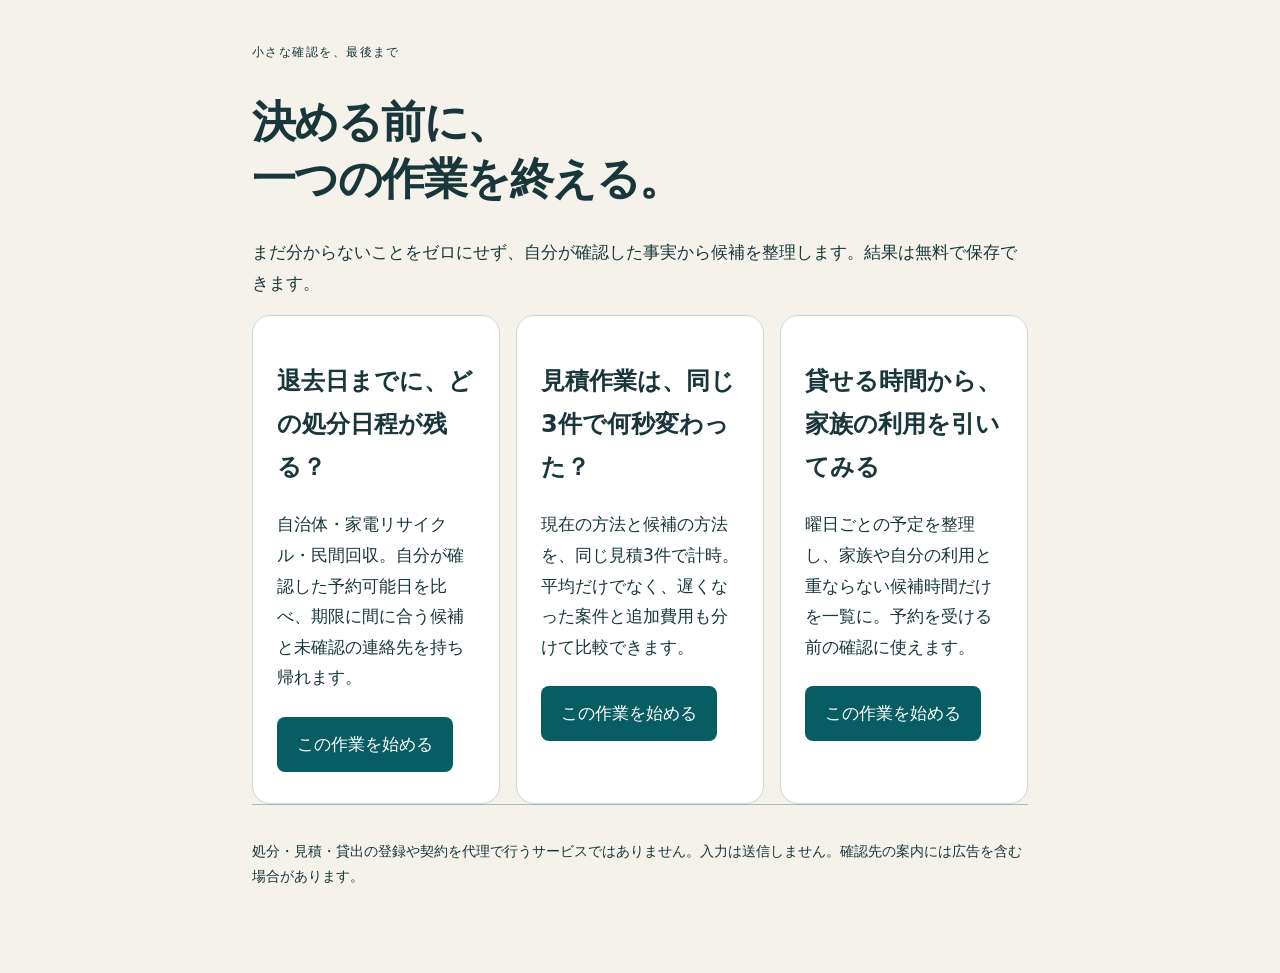
<file: index.html>
<!doctype html><html lang="ja"><head><meta charset="utf-8"><meta name="viewport" content="width=device-width,initial-scale=1"><title>決める前に、一つの作業を終える</title><meta name="description" content="処分の日程、見積の作業時間、駐車場の利用時間を整理し、確認票を無料で持ち帰る。"><link rel="stylesheet" href="style.css"></head><body><main><p class="eyebrow">小さな確認を、最後まで</p><h1>決める前に、<br>一つの作業を終える。</h1><p>まだ分からないことをゼロにせず、自分が確認した事実から候補を整理します。結果は無料で保存できます。</p><div class="grid"><article><h2>退去日までに、どの処分日程が残る？</h2><p>自治体・家電リサイクル・民間回収。自分が確認した予約可能日を比べ、期限に間に合う候補と未確認の連絡先を持ち帰れます。</p><a class="button" href="disposal-deadline/">この作業を始める</a></article><article><h2>見積作業は、同じ3件で何秒変わった？</h2><p>現在の方法と候補の方法を、同じ見積3件で計時。平均だけでなく、遅くなった案件と追加費用も分けて比較できます。</p><a class="button" href="quote-time-trial/">この作業を始める</a></article><article><h2>貸せる時間から、家族の利用を引いてみる</h2><p>曜日ごとの予定を整理し、家族や自分の利用と重ならない候補時間だけを一覧に。予約を受ける前の確認に使えます。</p><a class="button" href="parking-windows/">この作業を始める</a></article></div><footer><p>処分・見積・貸出の登録や契約を代理で行うサービスではありません。入力は送信しません。確認先の案内には広告を含む場合があります。</p></footer></main></body></html>
</file>
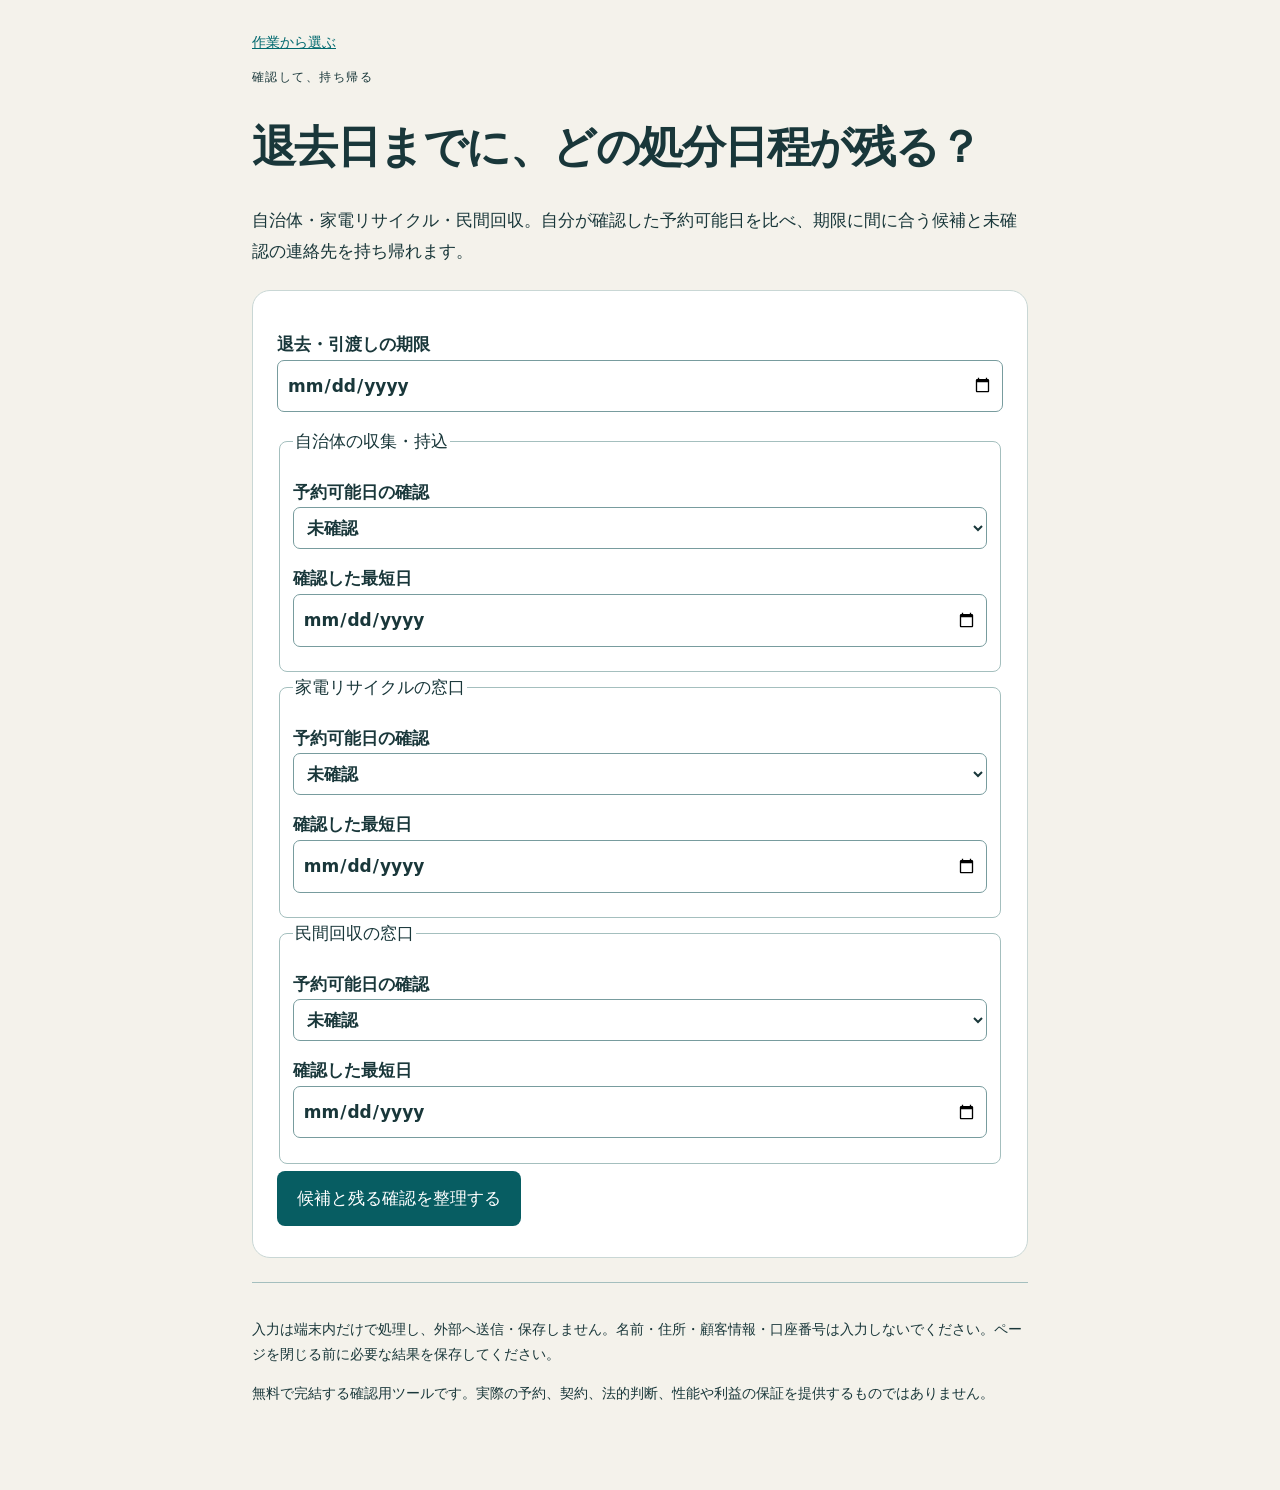
<file: disposal-deadline/index.html>
<!doctype html><html lang="ja"><head><meta charset="utf-8"><meta name="viewport" content="width=device-width,initial-scale=1"><title>退去日までに、どの処分日程が残る？</title><meta name="description" content="自治体・家電リサイクル・民間回収。自分が確認した予約可能日を比べ、期限に間に合う候補と未確認の連絡先を持ち帰れます。"><link rel="canonical" href="https://tomoka-uzumaki-ai.github.io/qualified-task-decisions-jp/disposal-deadline/"><link rel="stylesheet" href="../style.css"><script defer src="../logic.js?v=20261009-30c2c56"></script><script defer src="app.js?v=20261009-30c2c56"></script></head><body><main><nav><a href="../">作業から選ぶ</a></nav><p class="eyebrow">確認して、持ち帰る</p><h1>退去日までに、どの処分日程が残る？</h1><p>自治体・家電リサイクル・民間回収。自分が確認した予約可能日を比べ、期限に間に合う候補と未確認の連絡先を持ち帰れます。</p><form id="form"><label>退去・引渡しの期限<input id="deadline" type="date" required></label><fieldset><legend>自治体の収集・持込</legend><label>予約可能日の確認<select id="status0"><option value="unknown">未確認</option><option value="checked">本人が窓口で最短日を確認済み</option><option value="unavailable">今回の対象を扱わない・利用できないと確認</option></select></label><label>確認した最短日<input id="date0" type="date"></label></fieldset><fieldset><legend>家電リサイクルの窓口</legend><label>予約可能日の確認<select id="status1"><option value="unknown">未確認</option><option value="checked">本人が窓口で最短日を確認済み</option><option value="unavailable">今回の対象を扱わない・利用できないと確認</option></select></label><label>確認した最短日<input id="date1" type="date"></label></fieldset><fieldset><legend>民間回収の窓口</legend><label>予約可能日の確認<select id="status2"><option value="unknown">未確認</option><option value="checked">本人が窓口で最短日を確認済み</option><option value="unavailable">今回の対象を扱わない・利用できないと確認</option></select></label><label>確認した最短日<input id="date2" type="date"></label></fieldset><button type="submit">候補と残る確認を整理する</button></form><output id="error" role="status"></output><section id="result" class="result" hidden><h2>持ち帰る確認票</h2><pre id="report"></pre><button id="txt">確認票をTXTで保存</button><button id="csv">一覧をCSVで保存</button><p>同じ品目が各窓口で扱えるかを先に確認してください。日程入力だけでは対象や許可は認定しません。自治体で完了できれば民間サービスの申込は不要です。</p><a class="button" href="https://moveout-disposal-check.pages.dev/">料金・対象品と回収条件を確認する</a><p class="small">次の確認先には広告リンクが含まれる場合があります。ここからの移動だけで申込や送信は行われません。</p></section><footer><p>入力は端末内だけで処理し、外部へ送信・保存しません。名前・住所・顧客情報・口座番号は入力しないでください。ページを閉じる前に必要な結果を保存してください。</p><p>無料で完結する確認用ツールです。実際の予約、契約、法的判断、性能や利益の保証を提供するものではありません。</p></footer></main></body></html>
</file>
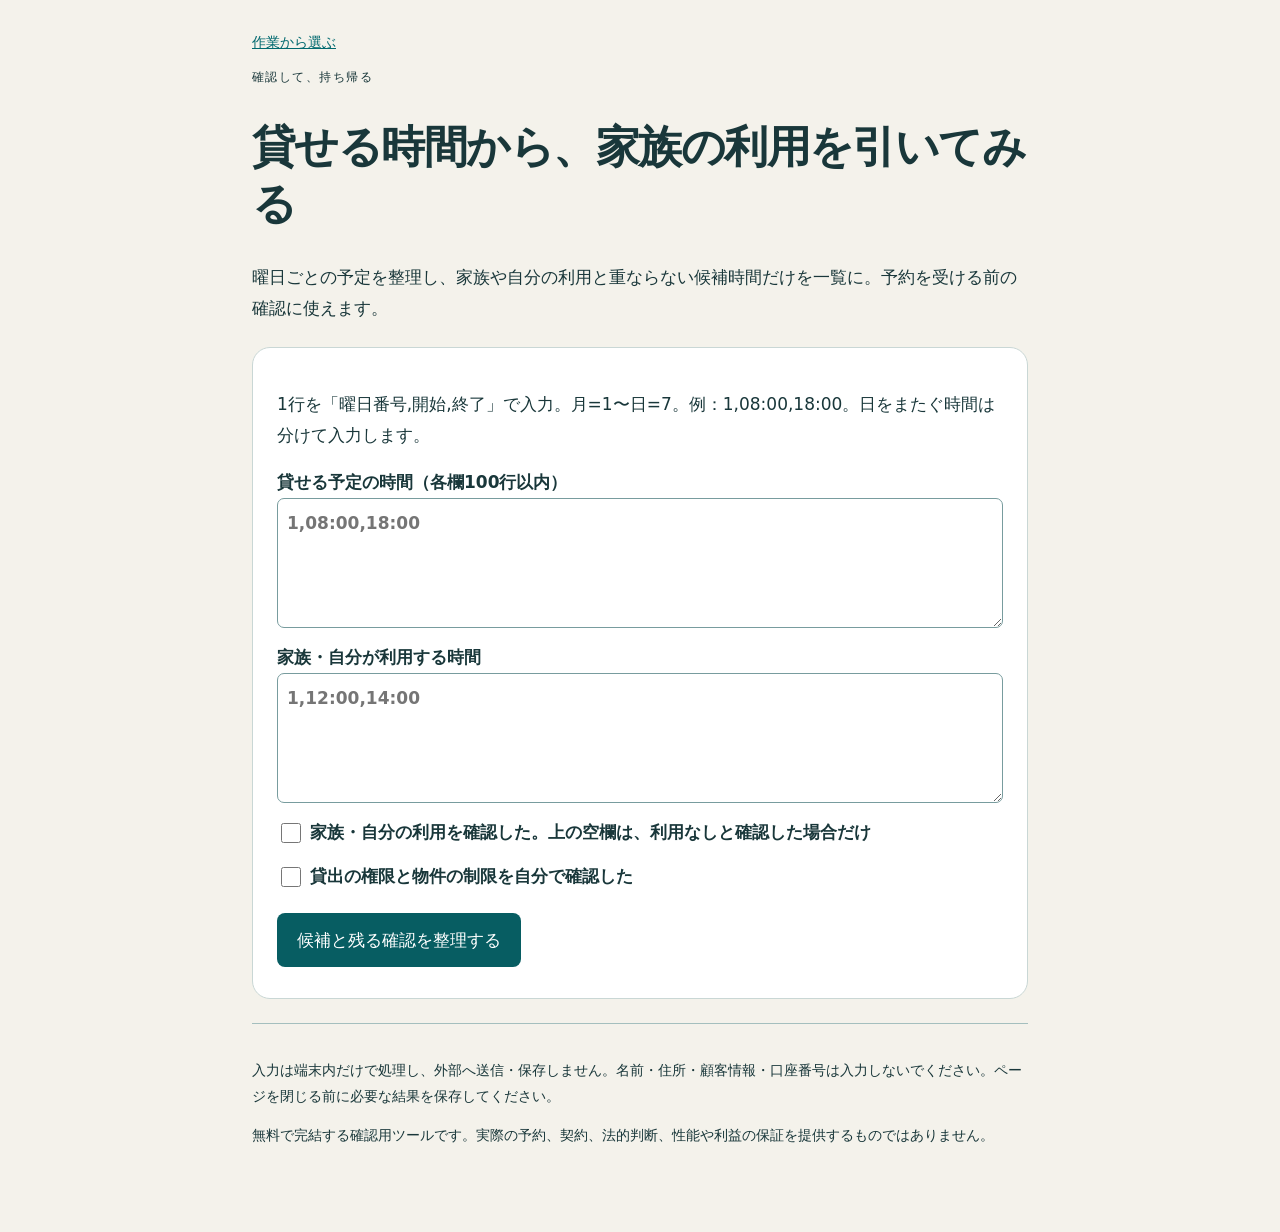
<file: parking-windows/index.html>
<!doctype html><html lang="ja"><head><meta charset="utf-8"><meta name="viewport" content="width=device-width,initial-scale=1"><title>貸せる時間から、家族の利用を引いてみる</title><meta name="description" content="曜日ごとの予定を整理し、家族や自分の利用と重ならない候補時間だけを一覧に。予約を受ける前の確認に使えます。"><link rel="canonical" href="https://tomoka-uzumaki-ai.github.io/qualified-task-decisions-jp/parking-windows/"><link rel="stylesheet" href="../style.css"><script defer src="../logic.js?v=20261009-30c2c56"></script><script defer src="app.js?v=20261009-30c2c56"></script></head><body><main><nav><a href="../">作業から選ぶ</a></nav><p class="eyebrow">確認して、持ち帰る</p><h1>貸せる時間から、家族の利用を引いてみる</h1><p>曜日ごとの予定を整理し、家族や自分の利用と重ならない候補時間だけを一覧に。予約を受ける前の確認に使えます。</p><form id="form"><p>1行を「曜日番号,開始,終了」で入力。月=1〜日=7。例：1,08:00,18:00。日をまたぐ時間は分けて入力します。</p><label>貸せる予定の時間（各欄100行以内）<textarea id="available" placeholder="1,08:00,18:00" required></textarea></label><label>家族・自分が利用する時間<textarea id="used" placeholder="1,12:00,14:00"></textarea></label><label><input id="checked" type="checkbox"> 家族・自分の利用を確認した。上の空欄は、利用なしと確認した場合だけ</label><label><input id="authorized" type="checkbox"> 貸出の権限と物件の制限を自分で確認した</label><button type="submit">候補と残る確認を整理する</button></form><output id="error" role="status"></output><section id="result" class="result" hidden><h2>持ち帰る確認票</h2><pre id="report"></pre><button id="txt">確認票をTXTで保存</button><button id="csv">一覧をCSVで保存</button><p>入力は予定です。候補が出ても、実際の登録・予約は行いません。権限や物件の制限が未確認なら先に確認してください。予定の数量を利益と扱いません。</p><a class="button" href="https://parking-host-days-check.pages.dev/">貸出条件と料金の確認へ進む</a><p class="small">次の確認先には広告リンクが含まれる場合があります。ここからの移動だけで申込や送信は行われません。</p></section><footer><p>入力は端末内だけで処理し、外部へ送信・保存しません。名前・住所・顧客情報・口座番号は入力しないでください。ページを閉じる前に必要な結果を保存してください。</p><p>無料で完結する確認用ツールです。実際の予約、契約、法的判断、性能や利益の保証を提供するものではありません。</p></footer></main></body></html>
</file>
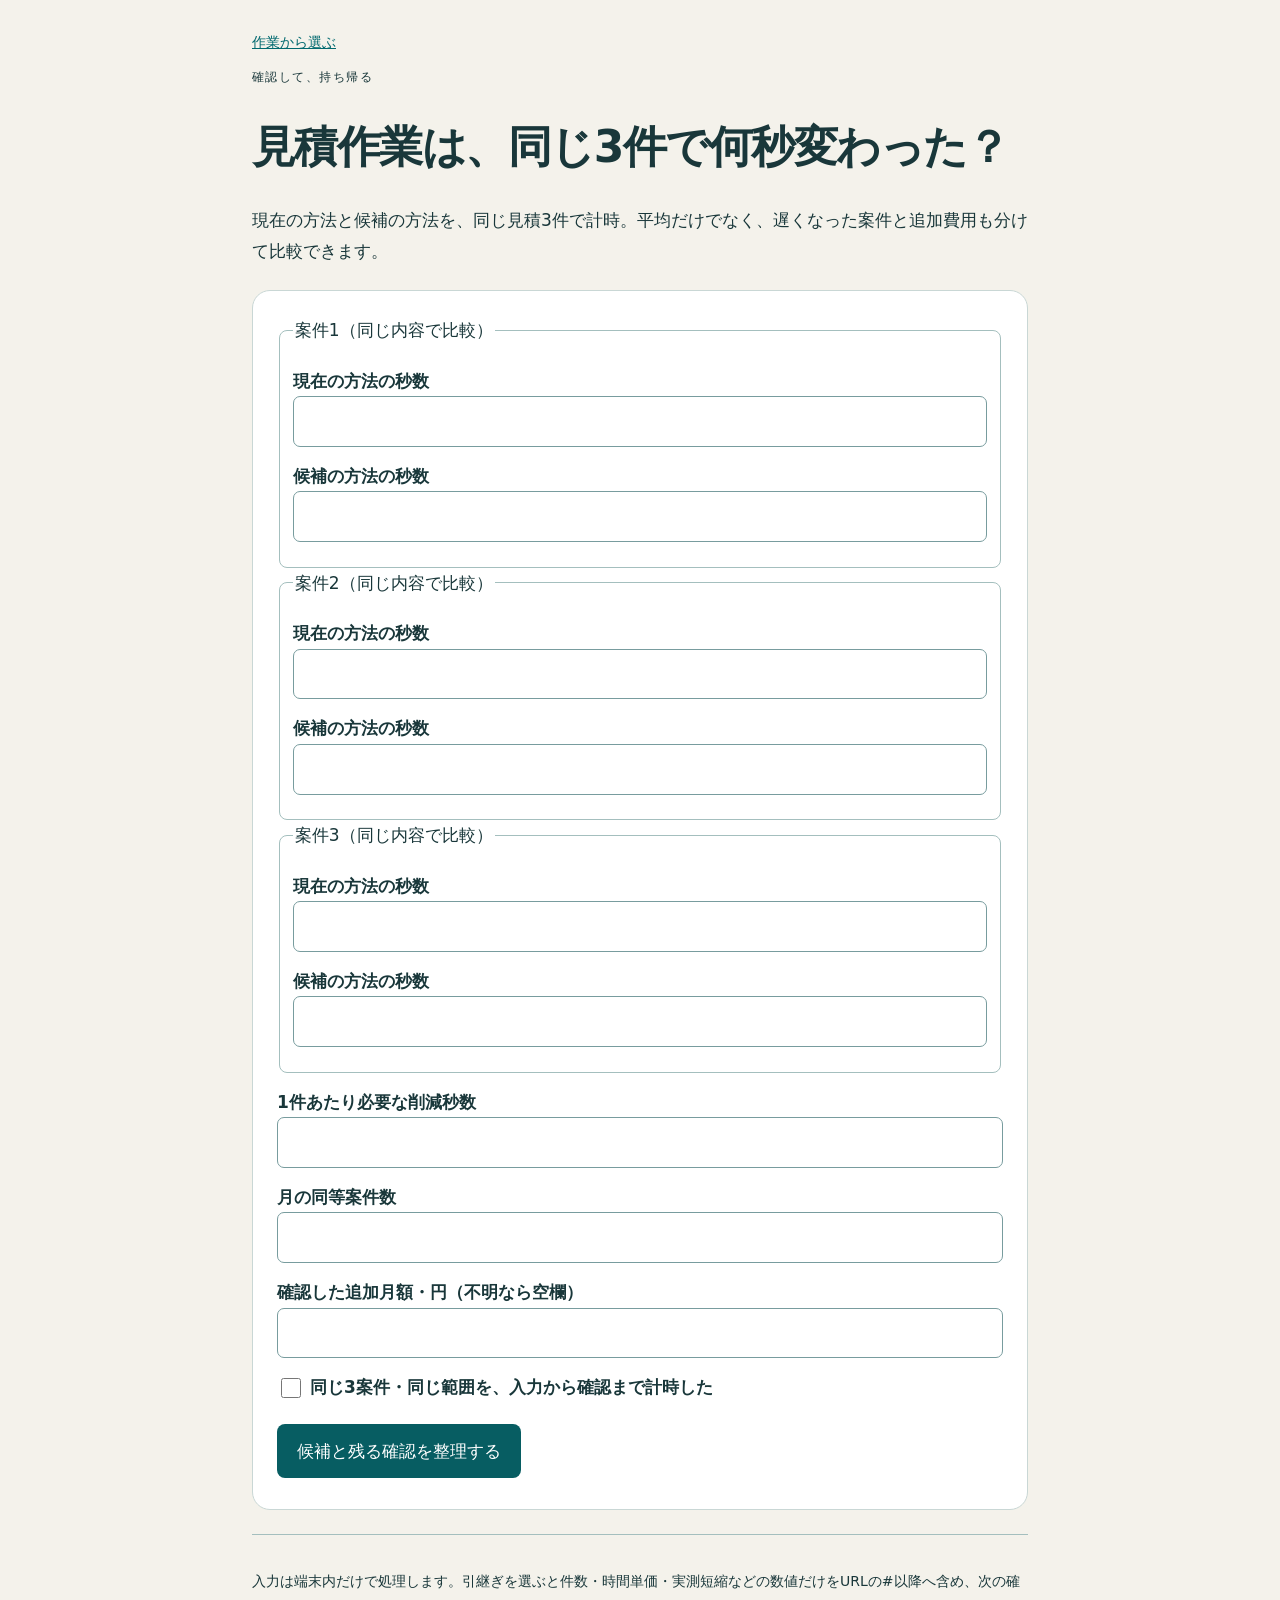
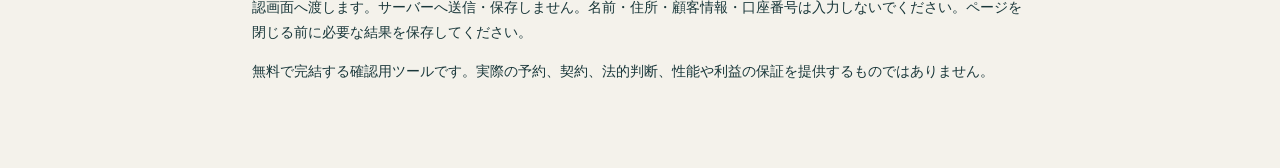
<file: quote-time-trial/index.html>
<!doctype html><html lang="ja"><head><meta charset="utf-8"><meta name="viewport" content="width=device-width,initial-scale=1"><title>見積作業は、同じ3件で何秒変わった？</title><meta name="description" content="現在の方法と候補の方法を、同じ見積3件で計時。平均だけでなく、遅くなった案件と追加費用も分けて比較できます。"><link rel="canonical" href="https://tomoka-uzumaki-ai.github.io/qualified-task-decisions-jp/quote-time-trial/"><link rel="stylesheet" href="../style.css"><script defer src="../logic.js?v=20261009-30c2c56"></script><script defer src="app.js?v=20261101-quote-handoff1"></script></head><body><main><nav><a href="../">作業から選ぶ</a></nav><p class="eyebrow">確認して、持ち帰る</p><h1>見積作業は、同じ3件で何秒変わった？</h1><p>現在の方法と候補の方法を、同じ見積3件で計時。平均だけでなく、遅くなった案件と追加費用も分けて比較できます。</p><p id="handoff-status" role="status"></p><form id="form"><fieldset><legend>案件1（同じ内容で比較）</legend><label>現在の方法の秒数<input id="old0" inputmode="decimal" required></label><label>候補の方法の秒数<input id="new0" inputmode="decimal" required></label></fieldset><fieldset><legend>案件2（同じ内容で比較）</legend><label>現在の方法の秒数<input id="old1" inputmode="decimal" required></label><label>候補の方法の秒数<input id="new1" inputmode="decimal" required></label></fieldset><fieldset><legend>案件3（同じ内容で比較）</legend><label>現在の方法の秒数<input id="old2" inputmode="decimal" required></label><label>候補の方法の秒数<input id="new2" inputmode="decimal" required></label></fieldset><label>1件あたり必要な削減秒数<input id="target" inputmode="decimal" required></label><label>月の同等案件数<input id="count" inputmode="numeric" required></label><label>確認した追加月額・円（不明なら空欄）<input id="fee" inputmode="decimal"></label><label><input id="same" type="checkbox"> 同じ3案件・同じ範囲を、入力から確認まで計時した</label><button type="submit">候補と残る確認を整理する</button></form><output id="error" role="status"></output><section id="result" class="result" hidden><h2>持ち帰る確認票</h2><pre id="report"></pre><button id="txt">確認票をTXTで保存</button><button id="csv">一覧をCSVで保存</button><p>自由な表計算で同じ作業を終えられる場合は移行不要です。追加費用が空欄なら、安い・回収できるとは判断しません。比較は実際の同等案件で行います。</p><p id="handoff-return-note" hidden></p><a id="handoff-return" class="button" hidden href="https://quote-revision-check.pages.dev/">元の条件と実測短縮を引き継いで確認する</a><a class="button" href="https://quote-revision-check.pages.dev/">追加費用と必要な機能を確認する</a><p class="small">次の確認先には広告リンクが含まれる場合があります。ここからの移動だけで申込や送信は行われません。</p></section><footer><p>入力は端末内だけで処理します。引継ぎを選ぶと件数・時間単価・実測短縮などの数値だけをURLの#以降へ含め、次の確認画面へ渡します。サーバーへ送信・保存しません。名前・住所・顧客情報・口座番号は入力しないでください。ページを閉じる前に必要な結果を保存してください。</p><p>無料で完結する確認用ツールです。実際の予約、契約、法的判断、性能や利益の保証を提供するものではありません。</p></footer></main></body></html>
</file>
<file: style.css>
*{box-sizing:border-box}body{margin:0;background:#f4f2eb;color:#19373a;font:17px/1.8 system-ui,sans-serif}main{max-width:820px;margin:auto;padding:30px 22px 70px}h1{font-size:clamp(28px,5vw,44px);line-height:1.3;letter-spacing:-.035em}h2{font-size:24px}a{color:#00696f}section,form,article{background:white;border:1px solid #c9d7d5;border-radius:18px;padding:24px;margin:24px 0}label{display:block;margin:14px 0;font-weight:600}input:not([type=checkbox]),select,textarea{display:block;width:100%;font:inherit;color:inherit;background:#fff;border:1px solid #789c9e;border-radius:7px;padding:9px;max-width:100%}input[type=checkbox]{width:20px;height:20px;vertical-align:middle}button,.button{font:inherit;display:inline-block;background:#075d62;color:white;padding:12px 20px;border:0;border-radius:8px;cursor:pointer;text-decoration:none;margin:7px 8px 7px 0}button:disabled{opacity:.5;cursor:default}.small{font-size:14px;color:#526c70}.result{background:#e4f3ee}pre{white-space:pre-wrap;overflow-wrap:anywhere}ul{padding-left:23px}nav{font-size:14px}footer{font-size:14px;border-top:1px solid #a4bfbe;padding-top:20px}[hidden]{display:none!important}:focus-visible{outline:3px solid #da980e;outline-offset:3px}fieldset{border:1px solid #a4bfbe;border-radius:8px}output{display:block} @media(max-width:430px){main{padding:22px 15px 48px}form,section,article{padding:18px}button,.button{max-width:100%}}
textarea{min-height:130px}table{width:100%;border-collapse:collapse}td,th{padding:7px;text-align:left;border-bottom:1px solid #c9d7d5}code{overflow-wrap:anywhere}.eyebrow{text-transform:uppercase;letter-spacing:.12em;font-size:12px}.grid{display:grid;grid-template-columns:repeat(auto-fit,minmax(230px,1fr));gap:16px}.grid article{margin:0}details{margin:14px 0}summary{cursor:pointer;font-weight:600}
</file>
